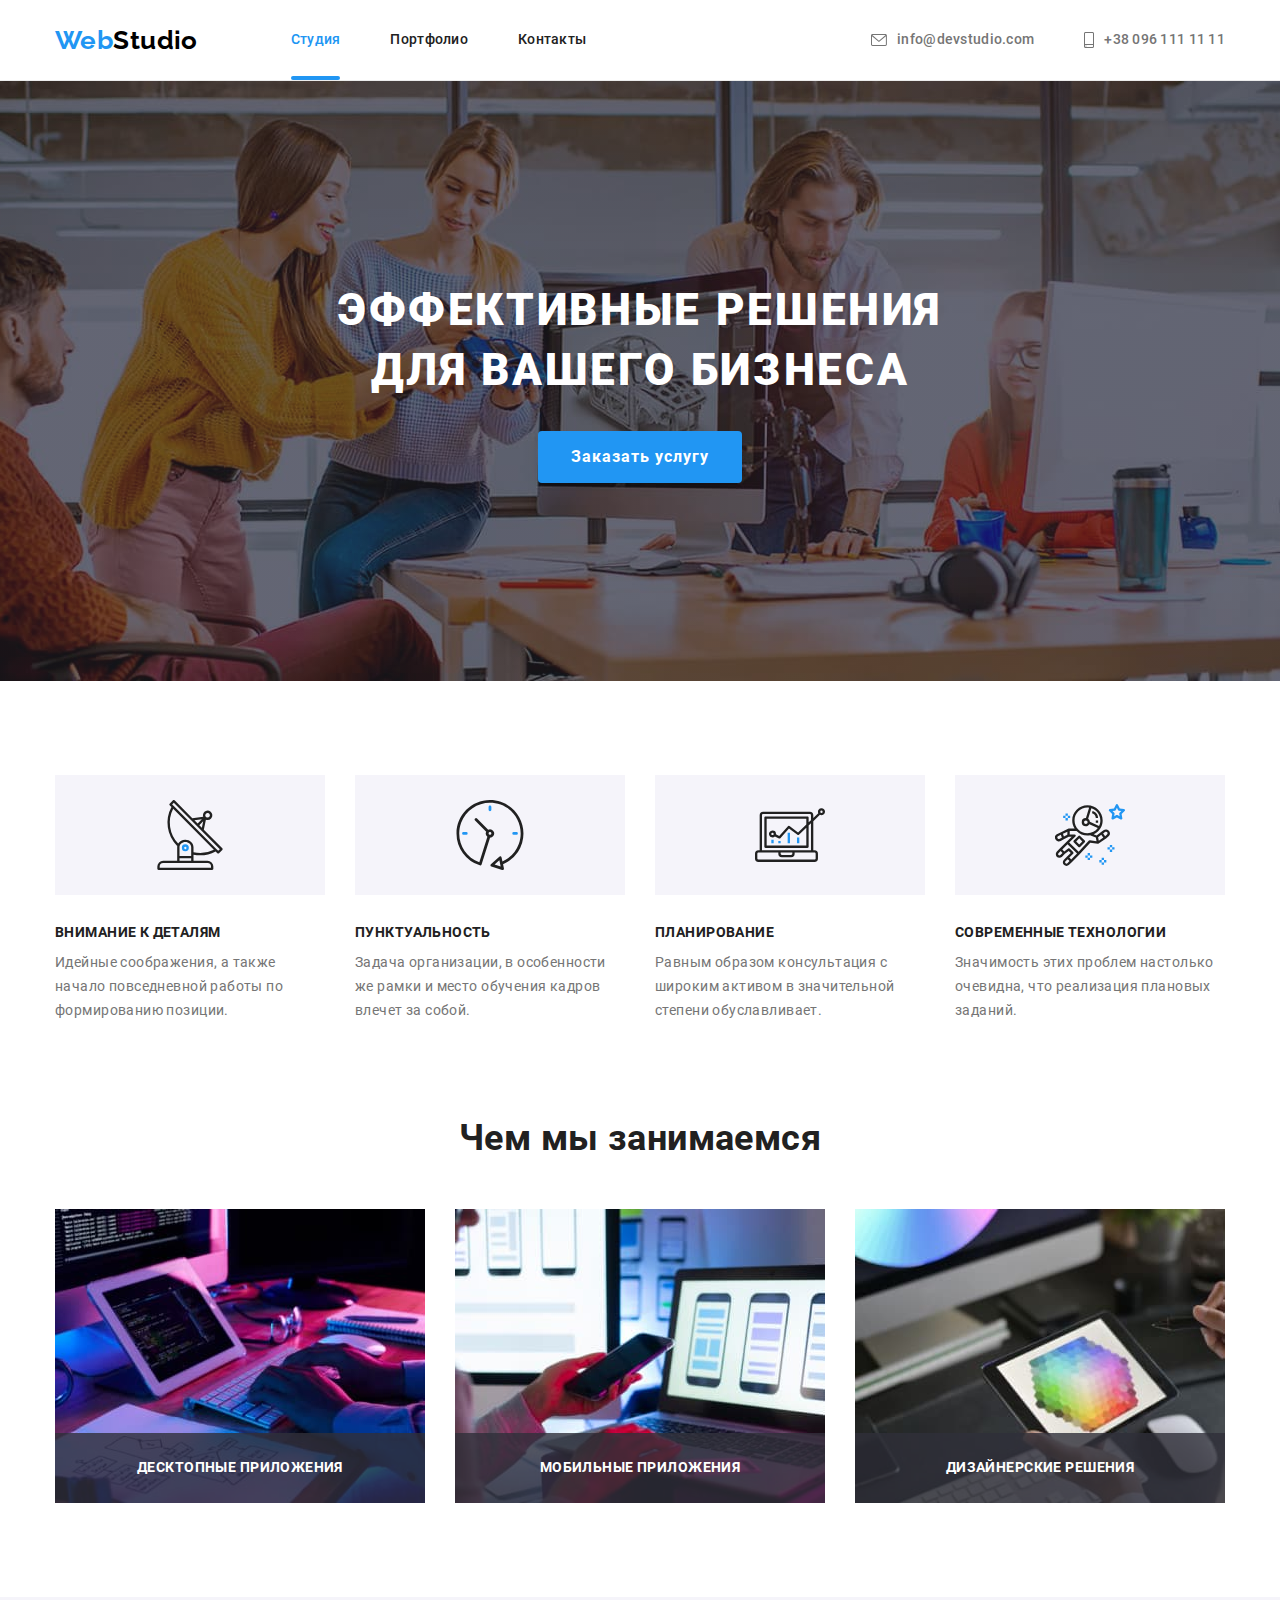
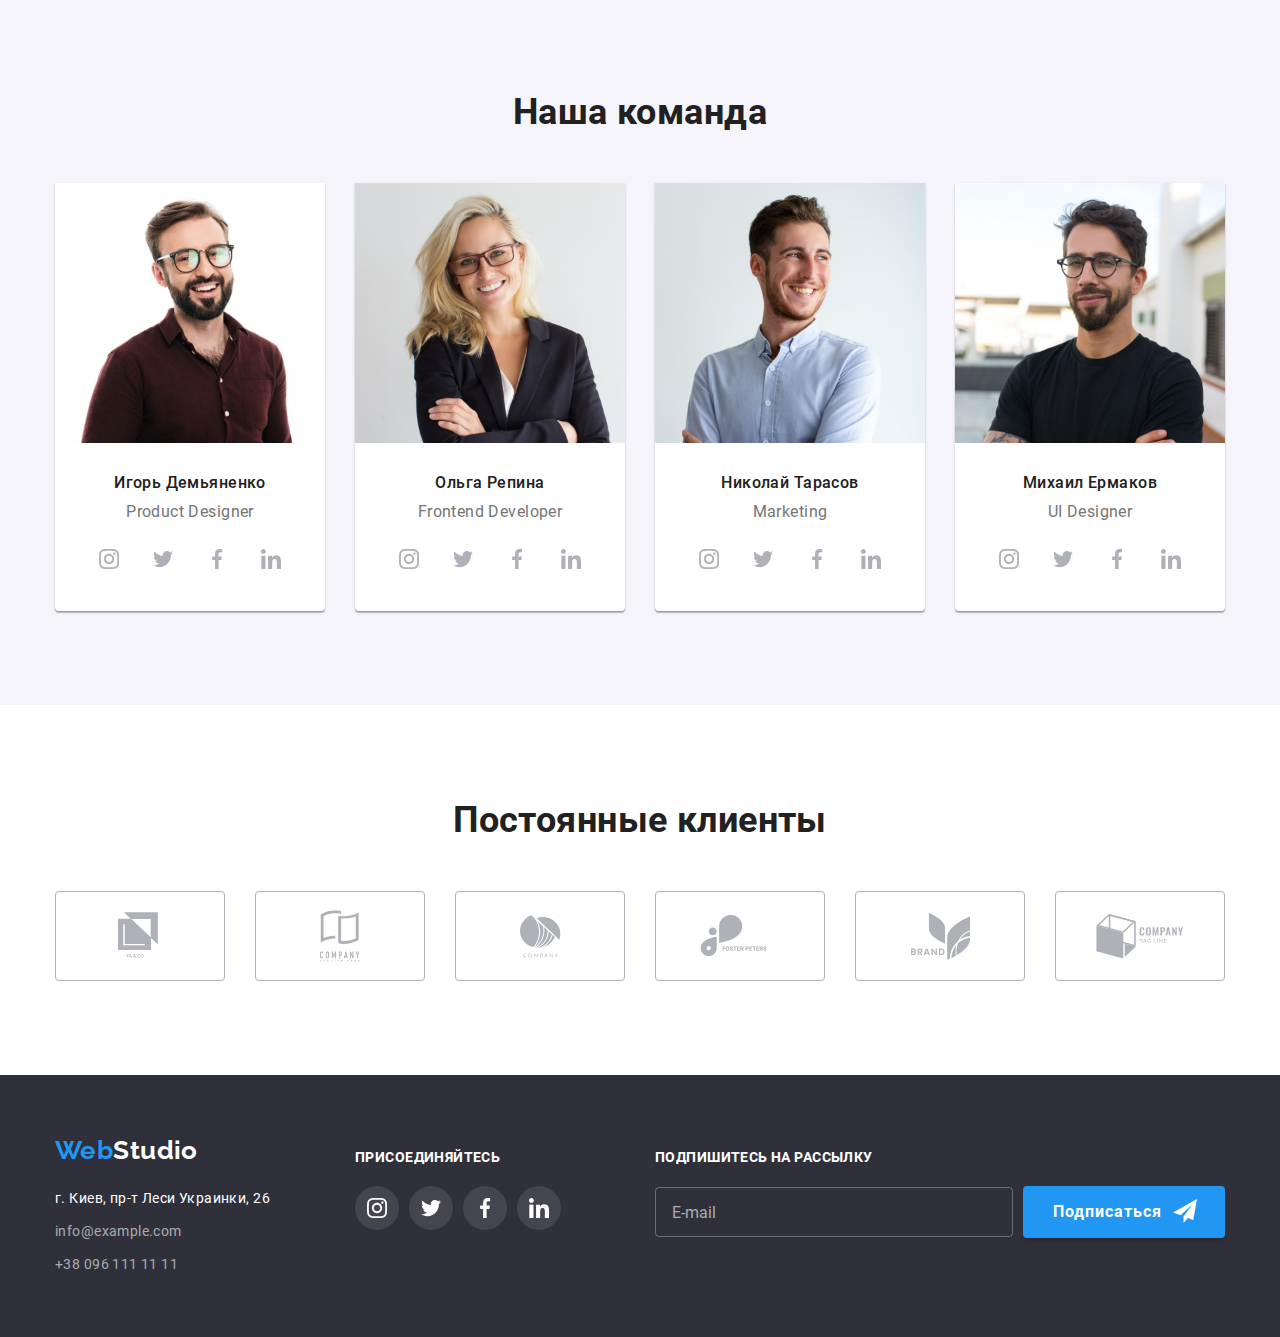
<file: index.html>
<!DOCTYPE html>
<html lang="ru">
  <head>
    <meta charset="UTF-8" />
    <meta http-equiv="X-UA-Compatible" content="IE=edge" />
    <meta name="viewport" content="width=device-width, initial-scale=1.0" />
    <title>WebStudio</title>
    <link rel="stylesheet" href="./css/main.min.css" />
  </head>

  <body>
    <!-- Шапка сайта -->
    <header class="header">
      <div class="container">
        <div class="header__nav-main">
          <nav class="header__nav">
            <a href="./index.html" class="link logo"> Web<span class="logo--black">Studio</span> </a>
            <ul class="nav-list">
              <li class="nav-list__item">
                <a href="./index.html" class="link nav-list__link nav-list__link--current">Студия</a>
              </li>
              <li class="nav-list__item">
                <a href="./portfolio.html" class="link nav-list__link">Портфолио</a>
              </li>
              <li class="nav-list__item">
                <a href="" class="link nav-list__link">Контакты</a>
              </li>
            </ul>
          </nav>
          <ul class="address-header">
            <li class="address-header__item">
              <a href="mailto:info@devstudio.com" class="link address-header__link">
                <svg class="address-header__icon" width="16" height="12">
                  <use href="./images/icons/sprite.svg#icon-mail"></use>
                </svg>
                info@devstudio.com
              </a>
            </li>
            <li class="address-header__item">
              <a href="tel:+380961111111" class="link address-header__link">
                <svg class="address-header__icon" width="10" height="16">
                  <use href="./images/icons/sprite.svg#icon-phone"></use>
                </svg>
                +38 096 111 11 11
              </a>
            </li>
          </ul>
        </div>
      </div>
    </header>

    <main>
      <!-- Герой -->
      <section class="hero">
        <div class="hero__container">
          <h1 class="hero__title">Эффективные решения для вашего бизнеса</h1>
          <button type="button" class="button button--hero-position" data-modal-open>Заказать услугу</button>
        </div>
      </section>

      <!-- Особенности -->
      <section class="section">
        <div class="container">
          <h2 class="visually-hidden">Особенности</h2>
          <ul class="features">
            <li class="features__item">
              <h3 class="features__title">Внимание к деталям</h3>
              <p class="features__text">
                Идейные соображения, а также начало повседневной работы по формированию позиции.
              </p>
            </li>
            <li class="features__item">
              <h3 class="features__title">Пунктуальность</h3>
              <p class="features__text">
                Задача организации, в особенности же рамки и место обучения кадров влечет за собой.
              </p>
            </li>
            <li class="features__item">
              <h3 class="features__title">Планирование</h3>
              <p class="features__text">
                Равным образом консультация с широким активом в значительной степени обуславливает.
              </p>
            </li>
            <li class="features__item">
              <h3 class="features__title">Современные технологии</h3>
              <p class="features__text">Значимость этих проблем настолько очевидна, что реализация плановых заданий.</p>
            </li>
          </ul>
        </div>
      </section>

      <!-- Чем мы занимаемся -->
      <section class="section section--no-padding">
        <div class="container">
          <h2 class="section-title">Чем мы занимаемся</h2>
          <ul class="work">
            <li class="work__item">
              <img src="./images/doing/box-1.jpg" alt="Десктопные приложения" width="370" />
              <p class="work__title">десктопные приложения</p>
            </li>
            <li class="work__item">
              <img src="./images/doing/box-2.jpg" alt="Мобильные приложения" width="370" />
              <p class="work__title">мобильные приложения</p>
            </li>
            <li class="work__item">
              <img src="./images/doing/box-3.jpg" alt="Дизайнерские решения" width="370" />
              <p class="work__title">дизайнерские решения</p>
            </li>
          </ul>
        </div>
      </section>

      <!-- Наша команда -->
      <section class="section section--dark-bg">
        <div class="container">
          <h2 class="section-title">Наша команда</h2>
          <ul class="team">
            <li class="team__item">
              <img src="./images/team/photo-product-designer.jpg" alt="фото дизайнер" width="270" />
              <div class="team__thumb">
                <h3 class="team__member">Игорь Демьяненко</h3>
                <p class="team__text">Product Designer</p>
                <ul class="socials-list">
                  <li class="socials-list__item">
                    <a href="" class="socials-list__link" target="_blank" rel="noopener noreferrer">
                      <svg class="socials-list__icon">
                        <use href="./images/icons/sprite.svg#icon-instagram"></use>
                      </svg>
                    </a>
                  </li>
                  <li class="socials-list__item">
                    <a href="" class="socials-list__link" target="_blank" rel="noopener noreferrer">
                      <svg class="socials-list__icon">
                        <use href="./images/icons/sprite.svg#icon-twitter"></use>
                      </svg>
                    </a>
                  </li>
                  <li class="socials-list__item">
                    <a href="" class="socials-list__link" target="_blank" rel="noopener noreferrer">
                      <svg class="socials-list__icon">
                        <use href="./images/icons/sprite.svg#icon-facebook"></use>
                      </svg>
                    </a>
                  </li>
                  <li class="socials-list__item">
                    <a href="" class="socials-list__link" target="_blank" rel="noopener noreferrer">
                      <svg class="socials-list__icon">
                        <use href="./images/icons/sprite.svg#icon-linkedin"></use>
                      </svg>
                    </a>
                  </li>
                </ul>
              </div>
            </li>
            <li class="team__item">
              <img src="./images/team/photo-frontend-developer.jpg" alt="фото разработчик" width="270" />
              <div class="team__thumb">
                <h3 class="team__member">Ольга Репина</h3>
                <p class="team__text">Frontend Developer</p>
                <ul class="socials-list">
                  <li class="socials-list__item">
                    <a href="" class="socials-list__link" target="_blank" rel="noopener noreferrer">
                      <svg class="socials-list__icon">
                        <use href="./images/icons/sprite.svg#icon-instagram"></use>
                      </svg>
                    </a>
                  </li>
                  <li class="socials-list__item">
                    <a href="" class="socials-list__link" target="_blank" rel="noopener noreferrer">
                      <svg class="socials-list__icon">
                        <use href="./images/icons/sprite.svg#icon-twitter"></use>
                      </svg>
                    </a>
                  </li>
                  <li class="socials-list__item">
                    <a href="" class="socials-list__link" target="_blank" rel="noopener noreferrer">
                      <svg class="socials-list__icon">
                        <use href="./images/icons/sprite.svg#icon-facebook"></use>
                      </svg>
                    </a>
                  </li>
                  <li class="socials-list__item">
                    <a href="" class="socials-list__link" target="_blank" rel="noopener noreferrer">
                      <svg class="socials-list__icon">
                        <use href="./images/icons/sprite.svg#icon-linkedin"></use>
                      </svg>
                    </a>
                  </li>
                </ul>
              </div>
            </li>
            <li class="team__item">
              <img src="./images/team/photo-marketing.jpg" alt="фото маркетолог" width="270" />
              <div class="team__thumb">
                <h3 class="team__member">Николай Тарасов</h3>
                <p class="team__text">Marketing</p>
                <ul class="socials-list">
                  <li class="socials-list__item">
                    <a href="" class="socials-list__link" target="_blank" rel="noopener noreferrer">
                      <svg class="socials-list__icon">
                        <use href="./images/icons/sprite.svg#icon-instagram"></use>
                      </svg>
                    </a>
                  </li>
                  <li class="socials-list__item">
                    <a href="" class="socials-list__link" target="_blank" rel="noopener noreferrer">
                      <svg class="socials-list__icon">
                        <use href="./images/icons/sprite.svg#icon-twitter"></use>
                      </svg>
                    </a>
                  </li>
                  <li class="socials-list__item">
                    <a href="" class="socials-list__link" target="_blank" rel="noopener noreferrer">
                      <svg class="socials-list__icon">
                        <use href="./images/icons/sprite.svg#icon-facebook"></use>
                      </svg>
                    </a>
                  </li>
                  <li class="socials-list__item">
                    <a href="" class="socials-list__link" target="_blank" rel="noopener noreferrer">
                      <svg class="socials-list__icon">
                        <use href="./images/icons/sprite.svg#icon-linkedin"></use>
                      </svg>
                    </a>
                  </li>
                </ul>
              </div>
            </li>
            <li class="team__item">
              <img src="./images/team/photo-ui-designer.jpg" alt="фото дизайнер2" width="270" />
              <div class="team__thumb">
                <h3 class="team__member">Михаил Ермаков</h3>
                <p class="team__text">UI Designer</p>
                <ul class="socials-list">
                  <li class="socials-list__item">
                    <a href="" class="socials-list__link" target="_blank" rel="noopener noreferrer">
                      <svg class="socials-list__icon">
                        <use href="./images/icons/sprite.svg#icon-instagram"></use>
                      </svg>
                    </a>
                  </li>
                  <li class="socials-list__item">
                    <a href="" class="socials-list__link" target="_blank" rel="noopener noreferrer">
                      <svg class="socials-list__icon">
                        <use href="./images/icons/sprite.svg#icon-twitter"></use>
                      </svg>
                    </a>
                  </li>
                  <li class="socials-list__item">
                    <a href="" class="socials-list__link" target="_blank" rel="noopener noreferrer">
                      <svg class="socials-list__icon">
                        <use href="./images/icons/sprite.svg#icon-facebook"></use>
                      </svg>
                    </a>
                  </li>
                  <li class="socials-list__item">
                    <a href="" class="socials-list__link" target="_blank" rel="noopener noreferrer">
                      <svg class="socials-list__icon">
                        <use href="./images/icons/sprite.svg#icon-linkedin"></use>
                      </svg>
                    </a>
                  </li>
                </ul>
              </div>
            </li>
          </ul>
        </div>
      </section>

      <!-- Постоянные клиенты -->
      <section class="section">
        <div class="container">
          <h2 class="section-title">Постоянные клиенты</h2>
          <ul class="clients-list">
            <li class="clients-list__item">
              <a href="" class="clients-list__link" target="_blank" rel="noopener noreferrer">
                <svg class="clients-list__icon" width="44" height="49">
                  <use href="./images/icons/sprite.svg#icon-logo-1"></use>
                </svg>
              </a>
            </li>
            <li class="clients-list__item">
              <a href="" class="clients-list__link" target="_blank" rel="noopener noreferrer">
                <svg class="clients-list__icon" width="40" height="52">
                  <use href="./images/icons/sprite.svg#icon-logo-2"></use>
                </svg>
              </a>
            </li>
            <li class="clients-list__item">
              <a href="" class="clients-list__link" target="_blank" rel="noopener noreferrer">
                <svg class="clients-list__icon" width="41" height="43">
                  <use href="./images/icons/sprite.svg#icon-logo-3"></use>
                </svg>
              </a>
            </li>
            <li class="clients-list__item">
              <a href="" class="clients-list__link" target="_blank" rel="noopener noreferrer">
                <svg class="clients-list__icon" width="80" height="42">
                  <use href="./images/icons/sprite.svg#icon-logo-4"></use>
                </svg>
              </a>
            </li>
            <li class="clients-list__item">
              <a href="" class="clients-list__link" target="_blank" rel="noopener noreferrer">
                <svg class="clients-list__icon" width="59" height="47">
                  <use href="./images/icons/sprite.svg#icon-logo-5"></use>
                </svg>
              </a>
            </li>
            <li class="clients-list__item">
              <a href="" class="clients-list__link" target="_blank" rel="noopener noreferrer">
                <svg class="clients-list__icon" width="88" height="45">
                  <use href="./images/icons/sprite.svg#icon-logo-6"></use>
                </svg>
              </a>
            </li>
          </ul>
        </div>
      </section>
    </main>

    <!-- Футер -->
    <footer class="section section--footer">
      <div class="container">
        <div class="footer-main">
          <div class="footer-main__thumb">
            <a href="./index.html" class="link logo"> Web<span class="logo--white">Studio</span> </a>
            <ul class="address-footer">
              <li class="address-footer__item">
                <a href="" class="link address-footer__map">г. Киев, пр-т Леси Украинки, 26</a>
              </li>
              <li class="address-footer__item">
                <a href="mailto:info@example.com" class="link address-footer__link">info@example.com</a>
              </li>
              <li class="address-footer__item">
                <a href="tel:+380961111111" class="link address-footer__link">+38 096 111 11 11</a>
              </li>
            </ul>
          </div>
          <div class="footer-main__thumb">
            <b class="caption-title">присоединяйтесь</b>
            <ul class="socials-list">
              <li class="socials-list__item">
                <a href="" class="socials-list__link" target="_blank" rel="noopener noreferrer">
                  <svg class="socials-list__icon socials-list__icon--white">
                    <use href="./images/icons/sprite.svg#icon-instagram"></use>
                  </svg>
                </a>
              </li>
              <li class="socials-list__item">
                <a href="" class="socials-list__link" target="_blank" rel="noopener noreferrer">
                  <svg class="socials-list__icon socials-list__icon--white">
                    <use href="./images/icons/sprite.svg#icon-twitter"></use>
                  </svg>
                </a>
              </li>
              <li class="socials-list__item">
                <a href="" class="socials-list__link" target="_blank" rel="noopener noreferrer">
                  <svg class="socials-list__icon socials-list__icon--white">
                    <use href="./images/icons/sprite.svg#icon-facebook"></use>
                  </svg>
                </a>
              </li>
              <li class="socials-list__item">
                <a href="" class="socials-list__link" target="_blank" rel="noopener noreferrer">
                  <svg class="socials-list__icon socials-list__icon--white">
                    <use href="./images/icons/sprite.svg#icon-linkedin"></use>
                  </svg>
                </a>
              </li>
            </ul>
          </div>
          <div class="footer-main__thumb">
            <b class="caption-title">подпишитесь на рассылку</b>
            <form class="footer-form">
              <input type="email" class="footer-form__mail" name="user-mail" placeholder="E-mail" />
              <div class="footer-form__button">
                <button type="submit" class="button button--footer-position">Подписаться</button>
                <svg class="footer-form__icon">
                  <use href="./images/icons/sprite.svg#icon-send"></use>
                </svg>
              </div>
            </form>
          </div>
        </div>
      </div>
    </footer>

    <div class="backdrop is-hidden" data-modal>
      <div class="modal">
        <button type="button" class="button-close" data-modal-close>
          <svg class="button-close__icon">
            <use href="./images/icons/sprite.svg#icon-close"></use>
          </svg>
        </button>
        <h2 class="modal__title">Оставьте свои данные, мы вам перезвоним</h2>
        <form class="form">
          <label class="form__field">
            <input type="text" class="form__input" name="user-name" />
            <span class="form__label">Имя</span>
            <svg class="form__icon">
              <use href="./images/icons/sprite.svg#icon-person-modal"></use>
            </svg>
          </label>
          <label class="form__field">
            <input type="tel" class="form__input" name="user-tel" />
            <span class="form__label">Телефон</span>
            <svg class="form__icon">
              <use href="./images/icons/sprite.svg#icon-tel-modal"></use>
            </svg>
          </label>
          <label class="form__field">
            <input type="email" class="form__input" name="user-mail" />
            <span class="form__label">Почта</span>
            <svg class="form__icon">
              <use href="./images/icons/sprite.svg#icon-mail-modal"></use>
            </svg>
          </label>

          <label class="form__textarea">
            <textarea name="user-comment" class="form__textarea-text" rows="6" placeholder="Введите текст"></textarea>
            <span class="form__textarea-label">Комментарий</span>
          </label>

          <label class="form__checkbox">
            <input class="form__checkbox-input visually-hidden" type="checkbox" name="confirm" />
            <span class="form__checkbox-icon"></span>
            <span class="form__checkbox-text">
              Соглашаюсь с рассылкой и принимаю
              <a href="" class="form__checkbox-link"> Условия договора</a>
            </span>
          </label>

          <button type="submit" class="button button--modal-position">Отправить</button>
        </form>
      </div>
    </div>

    <script src="./js/modal.js"></script>
  </body>
</html>
</file>
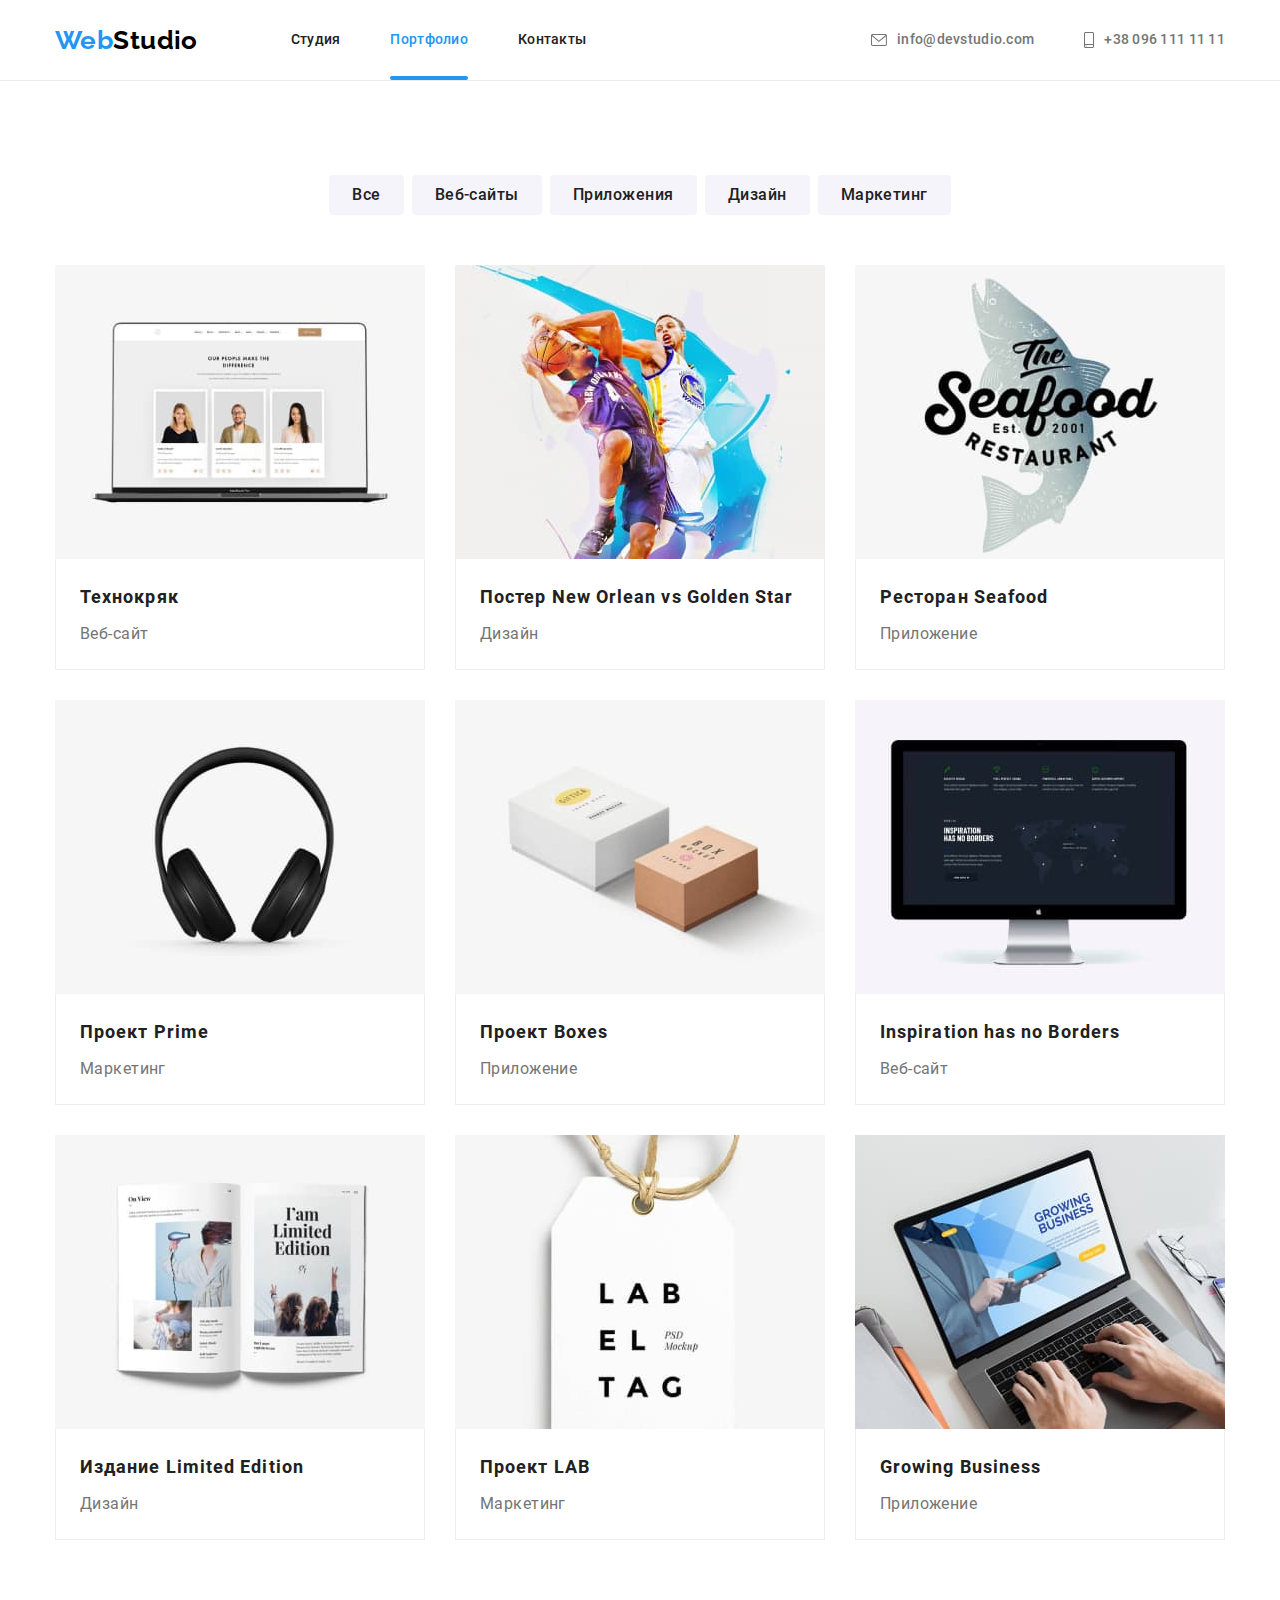
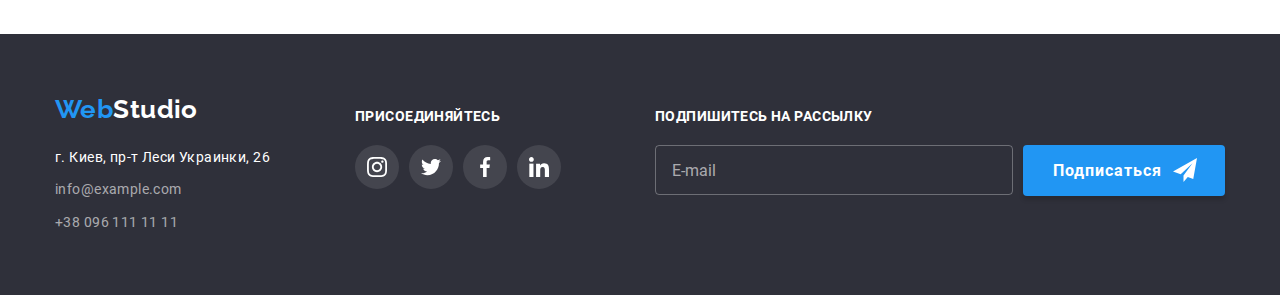
<file: portfolio.html>
<!DOCTYPE html>
<html lang="ru">
  <head>
    <meta charset="UTF-8" />
    <meta http-equiv="X-UA-Compatible" content="IE=edge" />
    <meta name="viewport" content="width=device-width, initial-scale=1.0" />
    <title>Portfolio</title>
    <link rel="stylesheet" href="./css/main.min.css" />
  </head>
  <body>
    <!-- Шапка сайта -->
    <header class="header">
      <div class="container">
        <div class="header__nav-main">
          <nav class="header__nav">
            <a href="./index.html" class="link logo"> Web<span class="logo--black">Studio</span> </a>
            <ul class="nav-list">
              <li class="nav-list__item">
                <a href="./index.html" class="link nav-list__link">Студия</a>
              </li>
              <li class="nav-list__item">
                <a href="./portfolio.html" class="link nav-list__link nav-list__link--current">Портфолио</a>
              </li>
              <li class="nav-list__item">
                <a href="" class="link nav-list__link">Контакты</a>
              </li>
            </ul>
          </nav>
          <ul class="address-header">
            <li class="address-header__item">
              <a href="mailto:info@devstudio.com" class="link address-header__link">
                <svg class="address-header__icon" width="16" height="12">
                  <use href="./images/icons/sprite.svg#icon-mail"></use>
                </svg>
                info@devstudio.com
              </a>
            </li>
            <li class="address-header__item">
              <a href="tel:+380961111111" class="link address-header__link">
                <svg class="address-header__icon" width="10" height="16">
                  <use href="./images/icons/sprite.svg#icon-phone"></use>
                </svg>
                +38 096 111 11 11
              </a>
            </li>
          </ul>
        </div>
      </div>
    </header>

    <main>
      <!-- Фильтр -->
      <section class="section">
        <div class="container">
          <h1 class="visually-hidden">Портфолио</h1>
          <ul class="button-set">
            <li class="button-set__item">
              <button type="button" class="button-portfolio">Все</button>
            </li>
            <li class="button-set__item">
              <button type="button" class="button-portfolio">Веб-сайты</button>
            </li>
            <li class="button-set__item">
              <button type="button" class="button-portfolio">Приложения</button>
            </li>
            <li class="button-set__item">
              <button type="button" class="button-portfolio">Дизайн</button>
            </li>
            <li class="button-set__item">
              <button type="button" class="button-portfolio">Маркетинг</button>
            </li>
          </ul>

          <!-- Работы -->
          <ul class="card">
            <li class="card__item">
              <a href="" class="link card__link">
                <div class="card__img">
                  <img src="./images/portfolio/techno.jpg" alt="сайт на экране ноутбука" width="370" />
                  <p class="card__overlay">
                    Технокряк это современная площадка распространения коронавируса. Компании используют эту платформу
                    для цифрового шпионажа и атак на защищённые сервера конкурентов.
                  </p>
                </div>
                <div class="card__content">
                  <h2 class="card__title">Технокряк</h2>
                  <p class="card__text">Веб-сайт</p>
                </div>
              </a>
            </li>

            <li class="card__item">
              <a href="" class="link card__link">
                <div class="card__img">
                  <img src="./images/portfolio/poster.jpg" alt="постер с игроками" width="370" />
                  <p class="card__overlay">
                    Технокряк это современная площадка распространения коронавируса. Компании используют эту платформу
                    для цифрового шпионажа и атак на защищённые сервера конкурентов.
                  </p>
                </div>
                <div class="card__content">
                  <h2 class="card__title">Постер New Orlean vs Golden Star</h2>
                  <p class="card__text">Дизайн</p>
                </div>
              </a>
            </li>

            <li class="card__item">
              <a href="" class="link card__link">
                <div class="card__img">
                  <img src="./images/portfolio/seafood.jpg" alt="лого приложения" width="370" />
                  <p class="card__overlay">
                    Технокряк это современная площадка распространения коронавируса. Компании используют эту платформу
                    для цифрового шпионажа и атак на защищённые сервера конкурентов.
                  </p>
                </div>
                <div class="card__content">
                  <h2 class="card__title">Ресторан Seafood</h2>
                  <p class="card__text">Приложение</p>
                </div>
              </a>
            </li>

            <li class="card__item">
              <a href="" class="link card__link">
                <div class="card__img">
                  <img src="./images/portfolio/prime.jpg" alt="наушники" width="370" />
                  <p class="card__overlay">
                    Технокряк это современная площадка распространения коронавируса. Компании используют эту платформу
                    для цифрового шпионажа и атак на защищённые сервера конкурентов.
                  </p>
                </div>
                <div class="card__content">
                  <h2 class="card__title">Проект Prime</h2>
                  <p class="card__text">Маркетинг</p>
                </div>
              </a>
            </li>

            <li class="card__item">
              <a href="" class="link card__link">
                <div class="card__img">
                  <img src="./images/portfolio/boxes.jpg" alt="коробки" width="370" />
                  <p class="card__overlay">
                    Технокряк это современная площадка распространения коронавируса. Компании используют эту платформу
                    для цифрового шпионажа и атак на защищённые сервера конкурентов.
                  </p>
                </div>
                <div class="card__content">
                  <h2 class="card__title">Проект Boxes</h2>
                  <p class="card__text">Приложение</p>
                </div>
              </a>
            </li>

            <li class="card__item">
              <a href="" class="link card__link">
                <div class="card__img">
                  <img src="./images/portfolio/inspiration.jpg" alt="сайт на мониторе" width="370" />
                  <p class="card__overlay">
                    Технокряк это современная площадка распространения коронавируса. Компании используют эту платформу
                    для цифрового шпионажа и атак на защищённые сервера конкурентов.
                  </p>
                </div>
                <div class="card__content">
                  <h2 class="card__title">Inspiration has no Borders</h2>
                  <p class="card__text">Веб-сайт</p>
                </div>
              </a>
            </li>

            <li class="card__item">
              <a href="" class="link card__link">
                <div class="card__img">
                  <img src="./images/portfolio/limited-edition.jpg" alt="развернутая книга" width="370" />
                  <p class="card__overlay">
                    Технокряк это современная площадка распространения коронавируса. Компании используют эту платформу
                    для цифрового шпионажа и атак на защищённые сервера конкурентов.
                  </p>
                </div>
                <div class="card__content">
                  <h2 class="card__title">Издание Limited Edition</h2>
                  <p class="card__text">Дизайн</p>
                </div>
              </a>
            </li>

            <li class="card__item">
              <a href="" class="link card__link">
                <div class="card__img">
                  <img src="./images/portfolio/lab.jpg" alt="лого на бирке" width="370" />
                  <p class="card__overlay">
                    Технокряк это современная площадка распространения коронавируса. Компании используют эту платформу
                    для цифрового шпионажа и атак на защищённые сервера конкурентов.
                  </p>
                </div>
                <div class="card__content">
                  <h2 class="card__title">Проект LAB</h2>
                  <p class="card__text">Маркетинг</p>
                </div>
              </a>
            </li>

            <li class="card__item">
              <a href="" class="link card__link">
                <div class="card__img">
                  <img
                    src="./images/portfolio/growing-business.jpg"
                    alt="заставка приложения на ноутбуке"
                    width="370"
                  />
                  <p class="card__overlay">
                    Технокряк это современная площадка распространения коронавируса. Компании используют эту платформу
                    для цифрового шпионажа и атак на защищённые сервера конкурентов.
                  </p>
                </div>
                <div class="card__content">
                  <h2 class="card__title">Growing Business</h2>
                  <p class="card__text">Приложение</p>
                </div>
              </a>
            </li>
          </ul>
        </div>
      </section>
    </main>

    <!-- Футер -->
    <footer class="section section--footer">
      <div class="container">
        <div class="footer-main">
          <div class="footer-main__thumb">
            <a href="./index.html" class="link logo"> Web<span class="logo--white">Studio</span> </a>
            <ul class="address-footer">
              <li class="address-footer__item">
                <a href="" class="link address-footer__map">г. Киев, пр-т Леси Украинки, 26</a>
              </li>
              <li class="address-footer__item">
                <a href="mailto:info@example.com" class="link address-footer__link">info@example.com</a>
              </li>
              <li class="address-footer__item">
                <a href="tel:+380961111111" class="link address-footer__link">+38 096 111 11 11</a>
              </li>
            </ul>
          </div>
          <div class="footer-main__thumb">
            <b class="caption-title">присоединяйтесь</b>
            <ul class="socials-list">
              <li class="socials-list__item">
                <a href="" class="socials-list__link" target="_blank" rel="noopener noreferrer">
                  <svg class="socials-list__icon socials-list__icon--white">
                    <use href="./images/icons/sprite.svg#icon-instagram"></use>
                  </svg>
                </a>
              </li>
              <li class="socials-list__item">
                <a href="" class="socials-list__link" target="_blank" rel="noopener noreferrer">
                  <svg class="socials-list__icon socials-list__icon--white">
                    <use href="./images/icons/sprite.svg#icon-twitter"></use>
                  </svg>
                </a>
              </li>
              <li class="socials-list__item">
                <a href="" class="socials-list__link" target="_blank" rel="noopener noreferrer">
                  <svg class="socials-list__icon socials-list__icon--white">
                    <use href="./images/icons/sprite.svg#icon-facebook"></use>
                  </svg>
                </a>
              </li>
              <li class="socials-list__item">
                <a href="" class="socials-list__link" target="_blank" rel="noopener noreferrer">
                  <svg class="socials-list__icon socials-list__icon--white">
                    <use href="./images/icons/sprite.svg#icon-linkedin"></use>
                  </svg>
                </a>
              </li>
            </ul>
          </div>
          <div class="footer-main__thumb">
            <b class="caption-title">подпишитесь на рассылку</b>
            <form class="footer-form">
              <input type="email" class="footer-form__mail" name="user-mail" placeholder="E-mail" />
              <div class="footer-form__button">
                <button type="submit" class="button button--footer-position">Подписаться</button>
                <svg class="footer-form__icon">
                  <use href="./images/icons/sprite.svg#icon-send"></use>
                </svg>
              </div>
            </form>
          </div>
        </div>
      </div>
    </footer>
  </body>
</html>
</file>
<file: css/main.min.css>
/*! modern-normalize | MIT License | https://github.com/sindresorhus/modern-normalize */html{box-sizing:border-box}*,*::before,*::after{box-sizing:inherit}html{line-height:1.15}body{margin:0}h1{font-size:2em;margin:0.67em 0}hr{box-sizing:content-box;height:0}pre{font-family:monospace, monospace;font-size:1em}a{-webkit-text-decoration-skip:objects}abbr[title]{text-decoration:underline dotted}b,strong{font-weight:bolder}code,kbd,samp{font-family:monospace, monospace;font-size:1em}small{font-size:80%}sub,sup{font-size:75%;line-height:0;position:relative;vertical-align:baseline}sub{bottom:-0.25em}sup{top:-0.5em}button,input,optgroup,select,textarea{font-family:inherit;font-size:100%;line-height:1.15;margin:0}button,select{text-transform:none}button,[type='reset'],[type='submit']{-webkit-appearance:button}button::-moz-focus-inner,[type='button']::-moz-focus-inner,[type='reset']::-moz-focus-inner,[type='submit']::-moz-focus-inner{border-style:none;padding:0}button:-moz-focusring,[type='button']:-moz-focusring,[type='reset']:-moz-focusring,[type='submit']:-moz-focusring{outline:1px dotted ButtonText}fieldset{padding:0.35em 0.75em 0.625em}legend{padding:0}progress{vertical-align:baseline}[type='number']::-webkit-inner-spin-button,[type='number']::-webkit-outer-spin-button{height:auto}[type='search']{-webkit-appearance:textfield;outline-offset:-2px}[type='search']::-webkit-search-cancel-button,[type='search']::-webkit-search-decoration{-webkit-appearance:none}::-webkit-file-upload-button{-webkit-appearance:button;font:inherit}details{display:block}summary{display:list-item}:root{--primary-text-color: #757575;--title-text-color: #212121;--accent-color: #2196f3;--hover-color-button: #188ce8;--primary-black-color: #000000;--primary-white-color: #ffffff;--address-footer-color: #ffffff99;--form-border-color: #ffffff4d;--bcg-color: #2f303a;--bcg-color-hero: #c4c4c4;--bcg-color-grey: #f5f4fa;--border-line-header: #ececec;--border-line-card: #eeeeee;--social-link-color: #afb1b8;--modal-form-border: #21212133;--modal-form-placeholder: #75757580;--primary-font: 'Roboto', sans-serif;--logo-font: 'Raleway', sans-serif}@font-face{font-family:'Raleway';font-style:normal;font-weight:400;src:url("../fonts/raleway-v19-latin/raleway-v19-latin-regular.eot");src:local(""),url("../fonts/raleway-v19-latin/raleway-v19-latin-regular.eot?#iefix") format("embedded-opentype"),url("../fonts/raleway-v19-latin/raleway-v19-latin-regular.woff2") format("woff2"),url("../fonts/raleway-v19-latin/raleway-v19-latin-regular.woff") format("woff"),url("../fonts/raleway-v19-latin/raleway-v19-latin-regular.ttf") format("truetype"),url("../fonts/raleway-v19-latin/raleway-v19-latin-regular.svg#Raleway") format("svg")}@font-face{font-family:'Raleway';font-style:normal;font-weight:700;src:url("../fonts/raleway-v19-latin/raleway-v19-latin-700.eot");src:local(""),url("../fonts/raleway-v19-latin/raleway-v19-latin-700.eot?#iefix") format("embedded-opentype"),url("../fonts/raleway-v19-latin/raleway-v19-latin-700.woff2") format("woff2"),url("../fonts/raleway-v19-latin/raleway-v19-latin-700.woff") format("woff"),url("../fonts/raleway-v19-latin/raleway-v19-latin-700.ttf") format("truetype"),url("../fonts/raleway-v19-latin/raleway-v19-latin-700.svg#Raleway") format("svg")}@font-face{font-family:'Roboto';font-style:normal;font-weight:400;src:url("../fonts/roboto-v27-latin_cyrillic/roboto-v27-latin_cyrillic-regular.eot");src:local(""),url("../fonts/roboto-v27-latin_cyrillic/roboto-v27-latin_cyrillic-regular.eot?#iefix") format("embedded-opentype"),url("../fonts/roboto-v27-latin_cyrillic/roboto-v27-latin_cyrillic-regular.woff2") format("woff2"),url("../fonts/roboto-v27-latin_cyrillic/roboto-v27-latin_cyrillic-regular.woff") format("woff"),url("../fonts/roboto-v27-latin_cyrillic/roboto-v27-latin_cyrillic-regular.ttf") format("truetype"),url("../fonts/roboto-v27-latin_cyrillic/roboto-v27-latin_cyrillic-regular.svg#Roboto") format("svg")}@font-face{font-family:'Roboto';font-style:normal;font-weight:500;src:url("../fonts/roboto-v27-latin_cyrillic/roboto-v27-latin_cyrillic-500.eot");src:local(""),url("../fonts/roboto-v27-latin_cyrillic/roboto-v27-latin_cyrillic-500.eot?#iefix") format("embedded-opentype"),url("../fonts/roboto-v27-latin_cyrillic/roboto-v27-latin_cyrillic-500.woff2") format("woff2"),url("../fonts/roboto-v27-latin_cyrillic/roboto-v27-latin_cyrillic-500.woff") format("woff"),url("../fonts/roboto-v27-latin_cyrillic/roboto-v27-latin_cyrillic-500.ttf") format("truetype"),url("../fonts/roboto-v27-latin_cyrillic/roboto-v27-latin_cyrillic-500.svg#Roboto") format("svg")}@font-face{font-family:'Roboto';font-style:normal;font-weight:700;src:url("../fonts/roboto-v27-latin_cyrillic/roboto-v27-latin_cyrillic-700.eot");src:local(""),url("../fonts/roboto-v27-latin_cyrillic/roboto-v27-latin_cyrillic-700.eot?#iefix") format("embedded-opentype"),url("../fonts/roboto-v27-latin_cyrillic/roboto-v27-latin_cyrillic-700.woff2") format("woff2"),url("../fonts/roboto-v27-latin_cyrillic/roboto-v27-latin_cyrillic-700.woff") format("woff"),url("../fonts/roboto-v27-latin_cyrillic/roboto-v27-latin_cyrillic-700.ttf") format("truetype"),url("../fonts/roboto-v27-latin_cyrillic/roboto-v27-latin_cyrillic-700.svg#Roboto") format("svg")}@font-face{font-family:'Roboto';font-style:normal;font-weight:900;src:url("../fonts/roboto-v27-latin_cyrillic/roboto-v27-latin_cyrillic-900.eot");src:local(""),url("../fonts/roboto-v27-latin_cyrillic/roboto-v27-latin_cyrillic-900.eot?#iefix") format("embedded-opentype"),url("../fonts/roboto-v27-latin_cyrillic/roboto-v27-latin_cyrillic-900.woff2") format("woff2"),url("../fonts/roboto-v27-latin_cyrillic/roboto-v27-latin_cyrillic-900.woff") format("woff"),url("../fonts/roboto-v27-latin_cyrillic/roboto-v27-latin_cyrillic-900.ttf") format("truetype"),url("../fonts/roboto-v27-latin_cyrillic/roboto-v27-latin_cyrillic-900.svg#Roboto") format("svg")}body{font-family:var(--primary-font);font-style:normal;font-weight:400;font-size:14px;line-height:1.71;letter-spacing:0.03em;background-color:var(--primary-white-color);color:var(--primary-text-color)}img{display:block;max-width:100%;height:auto}ul{padding:0;margin:0;list-style:none}h1,h2,h3,h4,h5,h6,p{margin:0}.link{text-decoration:none;color:inherit;transition:color 250ms cubic-bezier(0.4, 0, 0.2, 1)}.link:hover,.link:focus{color:var(--accent-color)}.visually-hidden{position:absolute !important;clip:rect(1px 1px 1px 1px);clip:rect(1px, 1px, 1px, 1px);padding:0 !important;border:0 !important;height:1px !important;width:1px !important;overflow:hidden}.container{width:1200px;padding-left:15px;padding-right:15px;margin-left:auto;margin-right:auto}.address-footer{margin-top:20px;font-style:normal;color:var(--address-footer-color)}.address-footer__item:not(:last-child){margin-bottom:9px}.address-footer__map{color:var(--primary-white-color)}.address-footer__map:hover,.address-footer__map:focus{color:var(--accent-color)}.address-header{display:flex;font-weight:500;line-height:1.14;letter-spacing:0.02em;color:var(--primary-text-color)}.address-header__item:not(:last-child){margin-right:50px}.address-header__icon{fill:currentColor;margin-right:10px}.address-header__link{display:flex;align-items:center;padding-top:32px;padding-bottom:32px}.button-portfolio{display:block;border-radius:4px;padding:6px 22px;border:1px solid transparent;font-family:inherit;font-weight:500;font-size:16px;line-height:1.62;text-align:center;letter-spacing:0.03em;color:var(--title-text-color);background-color:var(--bcg-color-grey);transition:color 250ms cubic-bezier(0.4, 0, 0.2, 1),background-color 250ms cubic-bezier(0.4, 0, 0.2, 1),box-shadow 250ms cubic-bezier(0.4, 0, 0.2, 1)}.button-portfolio:hover,.button-portfolio:focus{color:var(--primary-white-color);background-color:var(--accent-color);cursor:pointer;box-shadow:0px 3px 1px rgba(0,0,0,0.1),0px 1px 2px rgba(0,0,0,0.08),0px 2px 2px rgba(0,0,0,0.12)}.button{display:block;border-radius:4px;min-width:200px;border:1px solid transparent;font-family:inherit;font-weight:700;font-size:16px;line-height:1.87;letter-spacing:0.06em;color:var(--primary-white-color);background-color:var(--accent-color);box-shadow:0px 4px 4px rgba(0,0,0,0.15);transition:background-color 250ms cubic-bezier(0.4, 0, 0.2, 1);cursor:pointer}.button:hover,.button:focus{background-color:var(--hover-color-button)}.button--hero-position{margin-left:auto;margin-right:auto;padding:10px 32px}.button--footer-position{padding-top:10px;padding-right:62px;padding-bottom:10px;padding-left:29px;margin-right:0}.button--footer-position:hover,.button--footer-position:focus{background-color:var(--accent-color)}.button--modal-position{margin-left:auto;margin-right:auto;padding:10px 55px}.footer-form{display:flex;justify-content:space-between;align-items:center}.footer-form__mail{padding:15px 16px;font-size:16px;line-height:1.25;background-color:transparent;width:358px;height:50px;border:1px solid var(--form-border-color);border-radius:4px;color:var(--address-footer-color)}.footer-form__mail::placeholder{color:var(--address-footer-color)}.footer-form__button{position:relative}.footer-form__icon{position:absolute;top:13px;right:28px;width:24px;height:24px;fill:var(--primary-white-color)}.form__field{position:relative;display:block;margin-bottom:28px;cursor:pointer}.form__label{position:absolute;top:-18px;left:0;font-size:12px;line-height:1.17;letter-spacing:0.01em}.form__input{padding-left:42px;width:100%;height:40px;border:1px solid var(--modal-form-border);border-radius:4px;transition:border 250ms cubic-bezier(0.4, 0, 0.2, 1);cursor:pointer}.form__field:focus-within>.form__input{outline:1px solid rgba(255,255,255,0.1);border:1px solid var(--accent-color)}.form__icon{position:absolute;top:50%;left:12px;width:18px;height:18px;fill:var(--title-text-color);transform:translateY(-50%)}.form__field:focus-within>.form__icon{fill:var(--accent-color)}.form__textarea{position:relative;display:block;height:120px;margin-bottom:20px}.form__textarea-label{position:absolute;top:-18px;left:0;font-size:12px;line-height:1.17;letter-spacing:0.01em}.form__textarea-text{padding:12px 16px;resize:none;width:100%;border:1px solid var(--modal-form-border);border-radius:4px;transition:border 250ms cubic-bezier(0.4, 0, 0.2, 1);cursor:pointer}.form__textarea-text::placeholder{font-size:14px;line-height:1.14;letter-spacing:0.01em;color:var(--modal-form-placeholder)}.form__textarea:focus-within>.form__textarea-text{outline:1px solid rgba(255,255,255,0.1);border:1px solid var(--accent-color)}.form__checkbox{display:flex;justify-content:center;align-items:center;margin-bottom:30px}.form__checkbox-icon{display:inline-block;margin-right:7px;width:16px;height:15px;border:1px solid var(--primary-black-color);border-radius:2px;transition:border 250ms cubic-bezier(0.4, 0, 0.2, 1)}.form__checkbox-input:checked+.form__checkbox-icon{background-color:var(--accent-color);background-image:url("../images/icons/icon-check.svg");background-size:contain;background-origin:border-box;border-color:var(--accent-color)}.form__checkbox-input:focus+.form__checkbox-icon{border:1px solid var(--accent-color)}.form__checkbox-link{text-decoration:underline;color:var(--accent-color)}.logo{margin-right:93px;font-family:var(--logo-font);font-weight:700;font-size:26px;line-height:1.19;color:var(--accent-color)}.logo--black{color:var(--primary-black-color)}.logo--white{color:var(--primary-white-color)}.backdrop{position:fixed;top:0;left:0;opacity:1;width:100%;height:100%;background-color:rgba(0,0,0,0.2);transition:opacity 250ms cubic-bezier(0.4, 0, 0.2, 1)}.modal{position:absolute;top:50%;left:50%;transform:translate(-50%, -50%) scale(1);width:528px;height:581px;padding:40px;background-color:var(--primary-white-color);box-shadow:0px 1px 3px rgba(0,0,0,0.12),0px 1px 1px rgba(0,0,0,0.14),0px 2px 1px rgba(0,0,0,0.2);border-radius:4px;transition:transform 250ms cubic-bezier(0.4, 0, 0.2, 1)}.button-close{position:absolute;display:flex;justify-content:center;align-items:center;top:8px;right:8px;width:30px;height:30px;border-radius:50%;border:1px solid rgba(0,0,0,0.1);background-color:var(--primary-white-color);cursor:pointer}.button-close__icon{width:18px;height:18px;fill:var(--primary-black-color);transition:fill 250ms cubic-bezier(0.4, 0, 0.2, 1)}.button-close:focus .button-close__icon,.button-close:hover .button-close__icon{fill:var(--accent-color)}.backdrop.is-hidden{opacity:0;visibility:hidden;pointer-events:none}.is-hidden .modal{transform:translate(-50%, -50%) scale(0.5)}.modal__title{margin-bottom:30px;font-weight:700;font-size:20px;line-height:1.15;text-align:center;color:var(--title-text-color)}.nav-list{display:flex;font-weight:500;line-height:1.14;letter-spacing:0.02em;color:var(--title-text-color)}.nav-list__item:not(:last-child){margin-right:50px}.nav-list__link{padding-top:32px;padding-bottom:32px;display:inline-block}.nav-list__link--current{position:relative;color:var(--accent-color)}.nav-list__link--current::after{content:'';position:absolute;left:0;bottom:0;width:100%;height:4px;border-radius:2px;background-color:var(--accent-color)}.socials-list{display:inline-flex}.socials-list__item:not(:last-child){margin-right:10px}.socials-list__link{display:flex;justify-content:center;align-items:center;width:44px;height:44px;border-radius:50%;transition:background-color 250ms cubic-bezier(0.4, 0, 0.2, 1)}.socials-list__link:hover,.socials-list__link:focus{background-color:var(--accent-color)}.socials-list__link{background-color:#ffffff1a}.socials-list__icon{width:20px;height:20px;fill:var(--social-link-color);transition:fill 250ms cubic-bezier(0.4, 0, 0.2, 1)}.socials-list__link:hover .socials-list__icon,.socials-list__link:focus .socials-list__icon{fill:var(--primary-white-color)}.socials-list__icon--white{fill:var(--primary-white-color)}.section-title{margin-bottom:50px;font-weight:700;font-size:36px;line-height:1.17;text-align:center;color:var(--title-text-color)}.caption-title{display:block;margin-top:15px;margin-bottom:20px;line-height:1.14;text-transform:uppercase;color:var(--primary-white-color)}.button-set{display:flex;justify-content:center;margin-bottom:50px}.button-set__item:not(:last-child){margin-right:8px}.card{display:flex;flex-wrap:wrap;margin-left:-30px;margin-top:-30px}.card__item{flex-basis:calc((100% - 30px * 3) / 3);margin-left:30px;margin-top:30px;transition:box-shadow 250ms cubic-bezier(0.4, 0, 0.2, 1)}.card__item:hover,.card__item:focus{box-shadow:0px 1px 1px rgba(0,0,0,0.12),0px 4px 4px rgba(0,0,0,0.06),1px 4px 6px rgba(0,0,0,0.16)}.card__content{padding-top:20px;padding-right:24px;padding-left:24px;padding-bottom:20px;border-right:1px solid var(--border-line-card);border-bottom:1px solid var(--border-line-card);border-left:1px solid var(--border-line-card)}.card__title{font-weight:700;font-size:18px;line-height:2;letter-spacing:0.06em;color:var(--title-text-color)}.card__text{margin:4px 0px 0px 0px;font-size:16px;line-height:1.87;color:var(--primary-text-color)}.card__img{position:relative;overflow:hidden}.card__overlay{position:absolute;top:0;left:0;width:100%;height:100%;padding:63px 24px;font-size:18px;line-height:1.56;color:var(--primary-white-color);background-color:rgba(33,149,243,0.9);transform:translateY(100%);transition:transform 250ms cubic-bezier(0.4, 0, 0.2, 1)}.card__item:hover .card__overlay,.card__item:focus .card__overlay{transform:translateY(0%)}.clients-list{display:flex;flex-wrap:wrap;margin-left:-30px;margin-top:-30px}.clients-list__item{flex-basis:calc((100% - 180px) / 6);margin-left:30px;margin-top:30px}.clients-list__link{display:flex;justify-content:center;align-items:center;width:170px;height:90px;border:1px solid var(--social-link-color);border-radius:4px;transition:border 250ms cubic-bezier(0.4, 0, 0.2, 1)}.clients-list__link:hover,.clients-list__link:focus{border:1px solid var(--accent-color)}.clients-list__icon{fill:var(--social-link-color);transition:fill 250ms cubic-bezier(0.4, 0, 0.2, 1)}.clients-list__link:hover .clients-list__icon,.clients-list__link:focus .clients-list__icon{fill:var(--accent-color)}.features{display:flex}.features__item:not(:last-child){margin-right:30px}.features__item::before{content:'';display:block;width:270px;height:120px;margin-bottom:30px;background-repeat:no-repeat;background-position:50% 50%;background-color:var(--bcg-color-grey)}.features__item:nth-child(1)::before{background-image:url("../images/icons/antenna.svg")}.features__item:nth-child(2)::before{background-image:url("../images/icons/clock.svg")}.features__item:nth-child(3)::before{background-image:url("../images/icons/diagram.svg")}.features__item:nth-child(4)::before{background-image:url("../images/icons/astronaut.svg")}.features__title{margin-bottom:10px;font-weight:700;font-size:14px;line-height:1.14;text-transform:uppercase;color:var(--title-text-color)}.footer-main{display:flex;justify-content:space-between}.footer-main__thumb{flex-basis:calc((50% - 45px) / 2)}.footer-main__thumb:last-child{flex-basis:calc(50% - 15px)}.header{border-bottom:1px solid var(--border-line-header)}.header__nav-main{display:flex;align-items:center;justify-content:space-between}.header__nav{display:flex;align-items:center}.hero{background-color:var(--bcg-color-hero)}.hero__container{max-width:1600px;height:600px;margin-right:auto;margin-left:auto;padding-top:200px;padding-bottom:200px;background-image:linear-gradient(rgba(47,48,58,0.4), rgba(47,48,58,0.4)),url("../images/hero.jpg");background-repeat:no-repeat;background-position:center;background-size:cover}.hero__title{margin-left:auto;margin-right:auto;margin-bottom:30px;width:630px;font-weight:900;font-size:44px;line-height:1.36;text-align:center;letter-spacing:0.06em;text-transform:uppercase;color:var(--primary-white-color)}.section{padding-top:94px;padding-bottom:94px}.section--no-padding{padding-top:0}.section--dark-bg{background-color:var(--bcg-color-grey)}.section--footer{padding-top:60px;padding-bottom:60px;background-color:var(--bcg-color)}.team{display:flex;flex-wrap:wrap;margin-left:-30px;margin-top:-30px}.team__item{flex-basis:calc((100% - 30px * 4) / 4);text-align:center;margin-left:30px;margin-top:30px;font-size:16px;line-height:1.19;box-shadow:0px 1px 3px rgba(0,0,0,0.12),0px 1px 1px rgba(0,0,0,0.14),0px 2px 1px rgba(0,0,0,0.2);border-radius:0px 0px 4px 4px;background-color:var(--primary-white-color)}.team__thumb{padding-top:30px;padding-bottom:30px}.team__member{margin-bottom:10px;font-weight:500;font-size:16px;line-height:1.19;color:var(--title-text-color)}.team__text{margin-bottom:16px}.work{display:flex;justify-content:space-between}.work__item{position:relative}.work__title{position:absolute;bottom:0;display:flex;justify-content:center;align-items:center;width:370px;height:70px;background-color:rgba(47,48,58,0.8);font-weight:700;font-size:14px;line-height:1.14;text-transform:uppercase;color:var(--primary-white-color)}
/*# sourceMappingURL=main.min.css.map */
</file>
